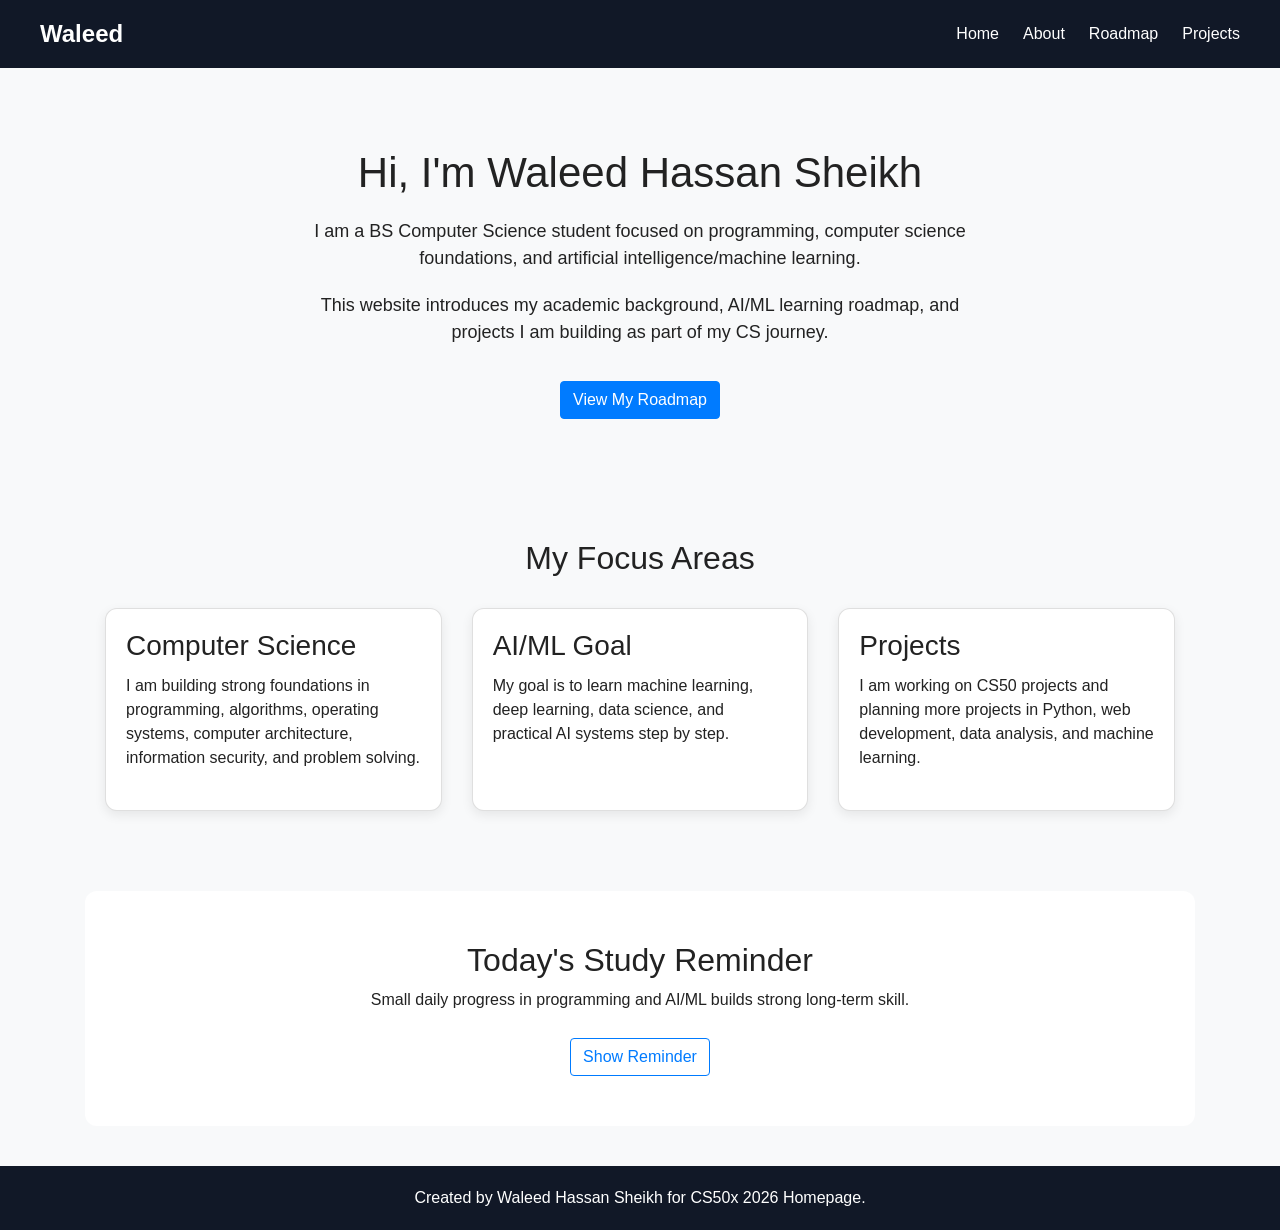
<file: projects/phase-02-computer-science-foundations/cs50x/week-08-html-css-javascript/homepage/index.html>
<!doctype html>

<html lang="en">
  <head>
    <meta charset="UTF-8" />

    <meta name="viewport" content="width=device-width, initial-scale=1.0" />

    <title>Waleed's AI/ML Journey</title>

    <link
      rel="stylesheet"
      href="https://cdn.jsdelivr.net/npm/bootstrap@4.5.3/dist/css/bootstrap.min.css"
      integrity="sha384-TX8t27EcRE3e/ihU7zmQxVncDAy5uIKz4rEkgIXeMed4M0jlfIDPvg6uqKI2xXr2"
      crossorigin="anonymous"
    />

    <link rel="stylesheet" href="styles.css" />
  </head>

  <body>
    <nav class="navbar">
      <div class="logo">Waleed</div>

      <ul class="nav-links">
        <li><a href="index.html">Home</a></li>

        <li><a href="about.html">About</a></li>

        <li><a href="roadmap.html">Roadmap</a></li>

        <li><a href="projects.html">Projects</a></li>
      </ul>
    </nav>

    <main class="container">
      <section class="hero">
        <h1>Hi, I'm Waleed Hassan Sheikh</h1>

        <p>
          I am a BS Computer Science student focused on programming, computer
          science foundations, and artificial intelligence/machine learning.
        </p>

        <p>
          This website introduces my academic background, AI/ML learning
          roadmap, and projects I am building as part of my CS journey.
        </p>

        <a class="btn btn-primary" href="roadmap.html">View My Roadmap</a>
      </section>

      <section class="overview-cards">
        <h2>My Focus Areas</h2>

        <div class="row">
          <div class="col-md-4">
            <div class="card">
              <div class="card-body">
                <h3 class="card-title">Computer Science</h3>

                <p class="card-text">
                  I am building strong foundations in programming, algorithms,
                  operating systems, computer architecture, information
                  security, and problem solving.
                </p>
              </div>
            </div>
          </div>

          <div class="col-md-4">
            <div class="card">
              <div class="card-body">
                <h3 class="card-title">AI/ML Goal</h3>

                <p class="card-text">
                  My goal is to learn machine learning, deep learning, data
                  science, and practical AI systems step by step.
                </p>
              </div>
            </div>
          </div>

          <div class="col-md-4">
            <div class="card">
              <div class="card-body">
                <h3 class="card-title">Projects</h3>

                <p class="card-text">
                  I am working on CS50 projects and planning more projects in
                  Python, web development, data analysis, and machine learning.
                </p>
              </div>
            </div>
          </div>
        </div>
      </section>

      <section class="motivation">
        <h2>Today's Study Reminder</h2>

        <p id="reminder-text">
          Small daily progress in programming and AI/ML builds strong long-term
          skill.
        </p>

        <button class="btn btn-outline-primary" id="reminder-button">
          Show Reminder
        </button>
      </section>
    </main>

    <footer>
      <p>Created by Waleed Hassan Sheikh for CS50x 2026 Homepage.</p>
    </footer>

    <script src="script.js"></script>
  </body>
</html>
</file>
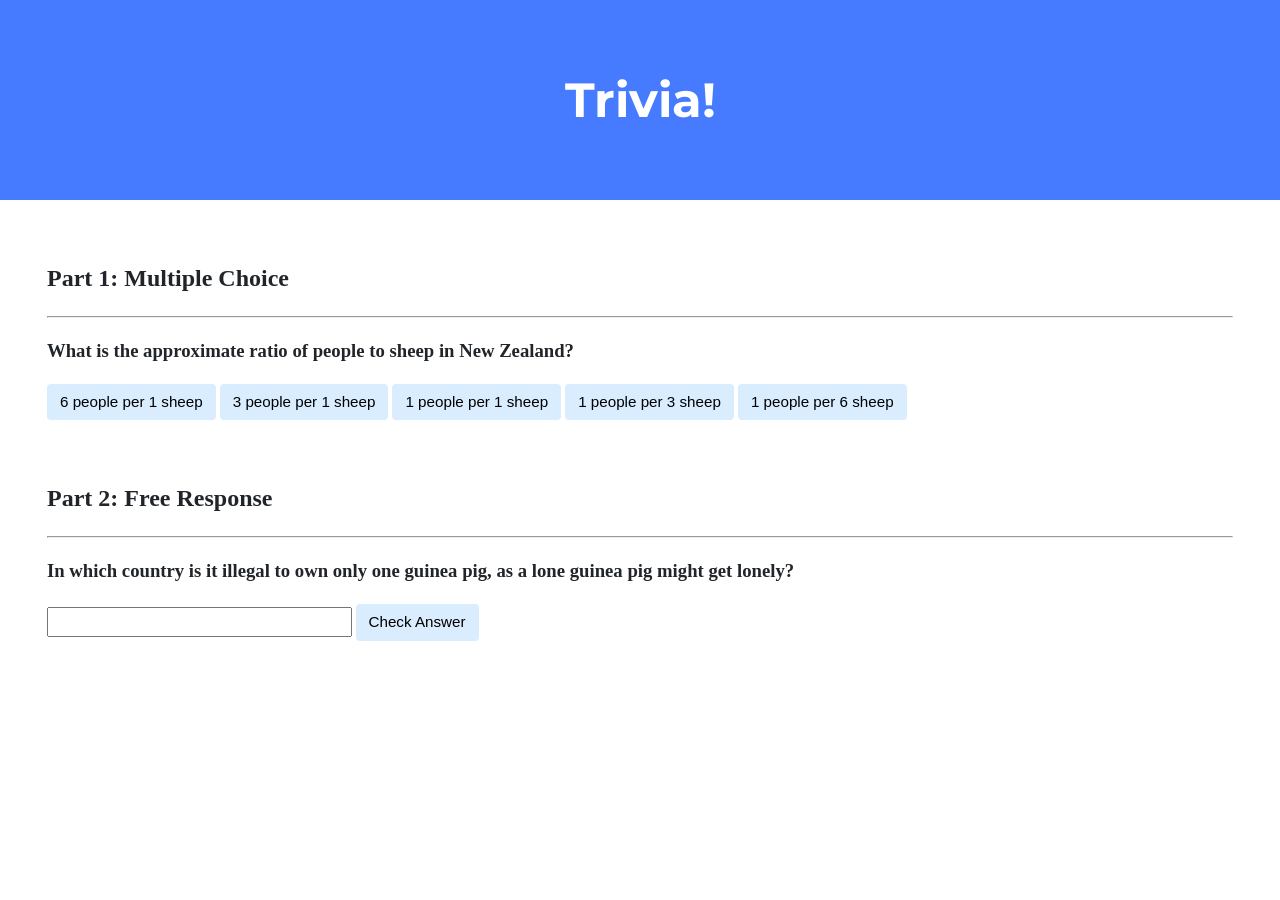
<file: projects/phase-02-computer-science-foundations/cs50x/week-08-html-css-javascript/trivia/index.html>
<!doctype html>

<html lang="en">
  <head>
    <link
      href="https://fonts.googleapis.com/css2?family=Montserrat:wght@500&display=swap"
      rel="stylesheet"
    />
    <link href="styles.css" rel="stylesheet" />
    <title>Trivia!</title>
    <script>
      document.addEventListener("DOMContentLoaded", function () {
        let corrects = document.querySelectorAll(".correct");

        for (let i = 0; i < corrects.length; i++) {
          corrects[i].addEventListener("click", function () {
            corrects[i].style.backgroundColor = "Green";
            corrects[i].parentElement.querySelector(".feedback").innerHTML =
              "Correct!";
          });
        }

        let incorrects = document.querySelectorAll(".incorrect");

        for (let i = 0; i < incorrects.length; i++) {
          incorrects[i].addEventListener("click", function () {
            incorrects[i].style.backgroundColor = "Red";
            incorrects[i].parentElement.querySelector(".feedback").innerHTML =
              "Incorrect";
          });
        }

        document.querySelector("#check").addEventListener("click", function () {
          let input = document.querySelector("input");

          if (input.value === "Switzerland") {
            input.style.backgroundColor = "green";
            input.parentElement.querySelector(".feedback").innerHTML =
              "Correct!";
          } else {
            input.style.backgroundColor = "red";
            input.parentElement.querySelector(".feedback").innerHTML =
              "Incorrect";
          }
        });
      });
    </script>
  </head>
  <body>
    <div class="header">
      <h1>Trivia!</h1>
    </div>

    <div class="container">
      <div class="section">
        <h2>Part 1: Multiple Choice</h2>
        <hr />
        <h3>
          What is the approximate ratio of people to sheep in New Zealand?
        </h3>
        <button class="incorrect">6 people per 1 sheep</button>
        <button class="incorrect">3 people per 1 sheep</button>
        <button class="incorrect">1 people per 1 sheep</button>
        <button class="incorrect">1 people per 3 sheep</button>
        <button class="correct">1 people per 6 sheep</button>
        <p class="feedback"></p>
      </div>

      <div class="section">
        <h2>Part 2: Free Response</h2>
        <hr />
        <h3>
          In which country is it illegal to own only one guinea pig, as a lone
          guinea pig might get lonely?
        </h3>
        <input type="text" />
        <button id="check">Check Answer</button>
        <p class="feedback"></p>
      </div>
    </div>
  </body>
</html>
</file>
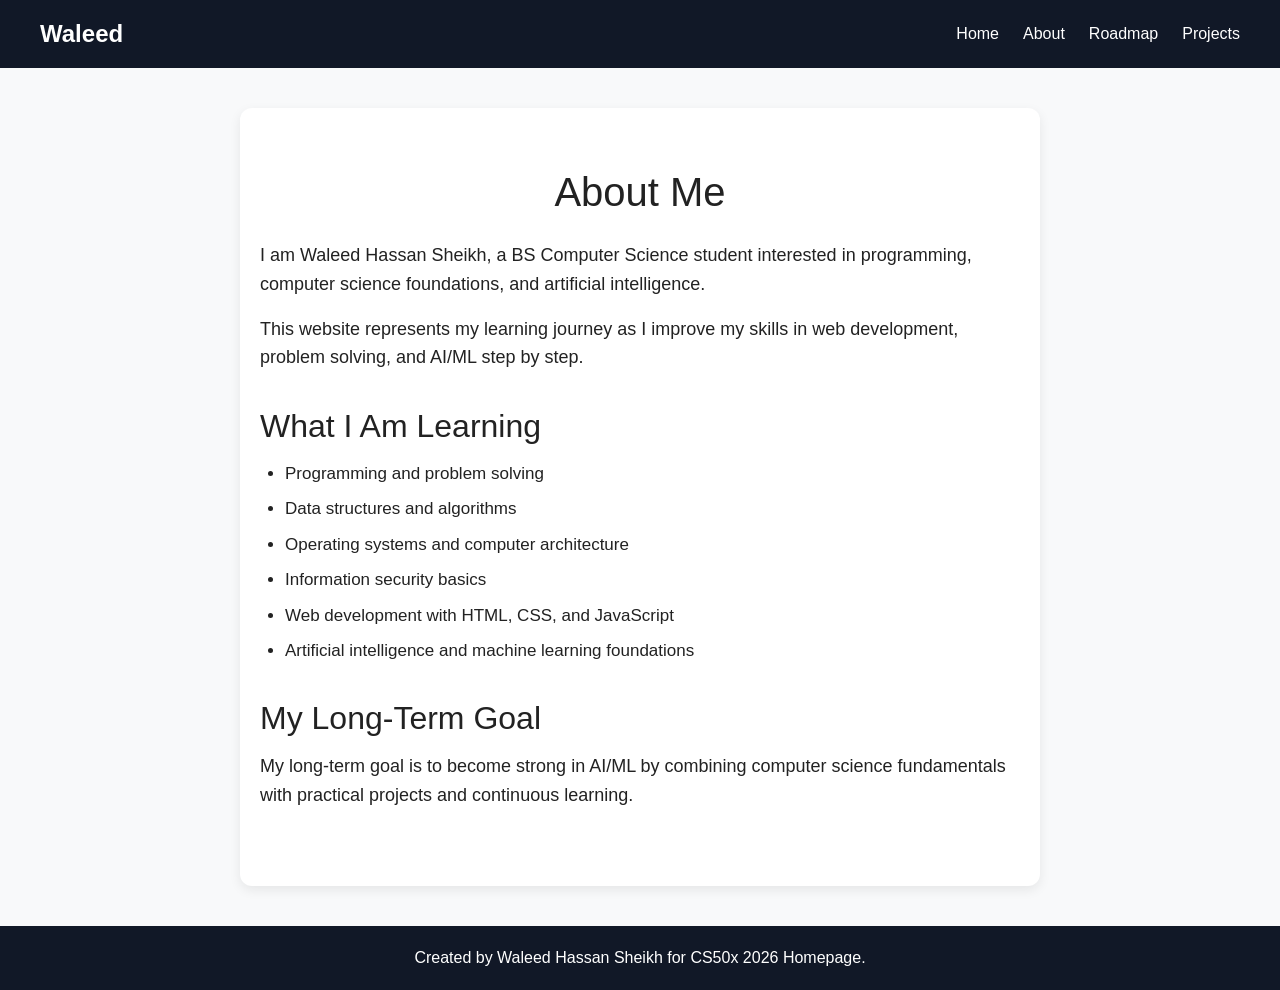
<file: projects/phase-02-computer-science-foundations/cs50x/week-08-html-css-javascript/homepage/about.html>
<!doctype html>

<html lang="en">
  <head>
    <meta charset="UTF-8" />

    <meta name="viewport" content="width=device-width, initial-scale=1.0" />

    <title>About - Waleed's AI/ML Journey</title>

    <link
      rel="stylesheet"
      href="https://cdn.jsdelivr.net/npm/bootstrap@4.5.3/dist/css/bootstrap.min.css"
      integrity="sha384-TX8t27EcRE3e/ihU7zmQxVncDAy5uIKz4rEkgIXeMed4M0jlfIDPvg6uqKI2xXr2"
      crossorigin="anonymous"
    />

    <link rel="stylesheet" href="styles.css" />
  </head>

  <body>
    <nav class="navbar">
      <div class="logo">Waleed</div>

      <ul class="nav-links">
        <li><a href="index.html">Home</a></li>

        <li><a href="about.html">About</a></li>

        <li><a href="roadmap.html">Roadmap</a></li>

        <li><a href="projects.html">Projects</a></li>
      </ul>
    </nav>

    <main class="container">
      <section class="about-section">
        <h1>About Me</h1>

        <p>
          I am Waleed Hassan Sheikh, a BS Computer Science student interested in
          programming, computer science foundations, and artificial
          intelligence.
        </p>

        <p>
          This website represents my learning journey as I improve my skills in
          web development, problem solving, and AI/ML step by step.
        </p>

        <h2>What I Am Learning</h2>

        <ul>
          <li>Programming and problem solving</li>

          <li>Data structures and algorithms</li>

          <li>Operating systems and computer architecture</li>

          <li>Information security basics</li>

          <li>Web development with HTML, CSS, and JavaScript</li>

          <li>Artificial intelligence and machine learning foundations</li>
        </ul>

        <h2>My Long-Term Goal</h2>

        <p>
          My long-term goal is to become strong in AI/ML by combining computer
          science fundamentals with practical projects and continuous learning.
        </p>
      </section>
    </main>

    <footer>
      <p>Created by Waleed Hassan Sheikh for CS50x 2026 Homepage.</p>
    </footer>
  </body>
</html>
</file>
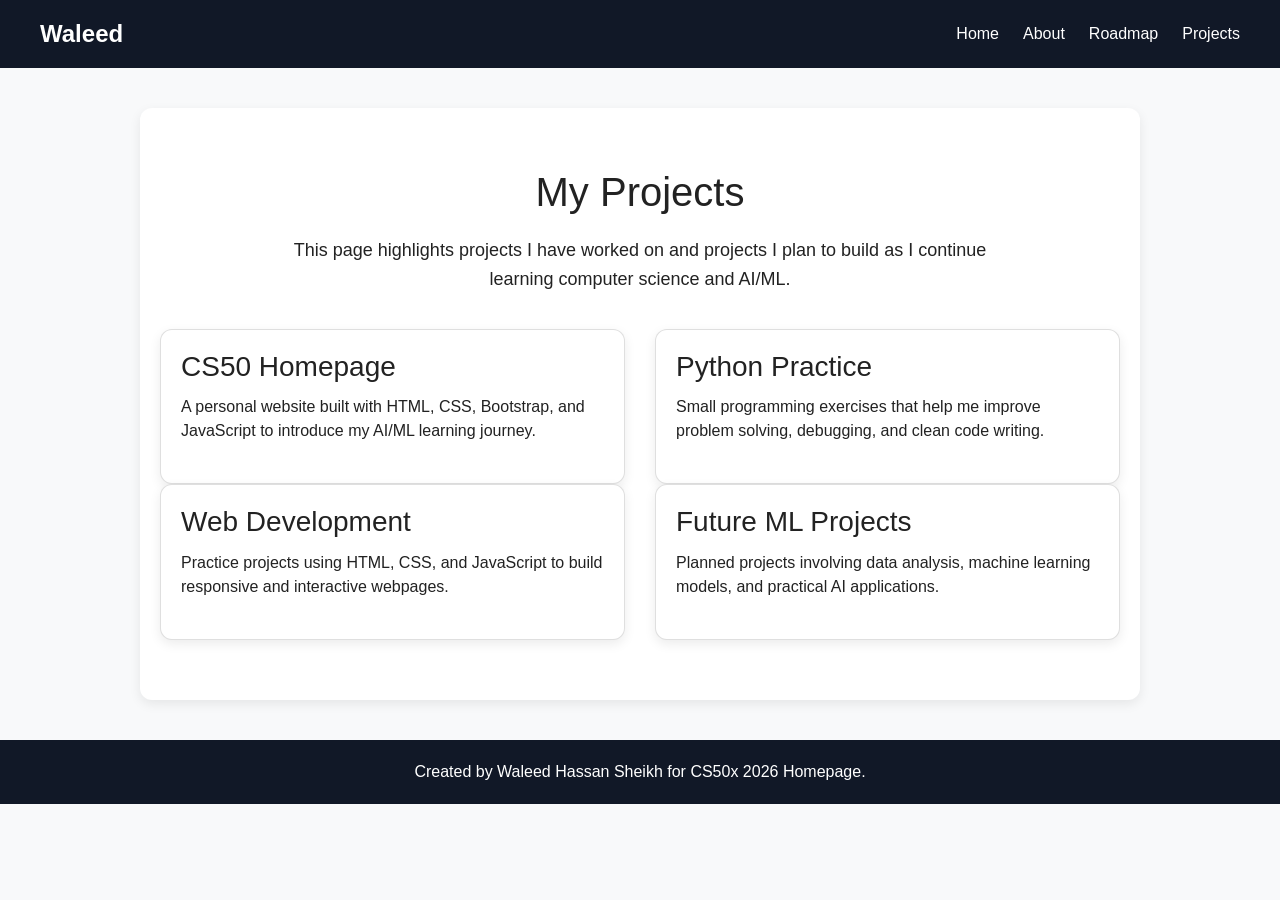
<file: projects/phase-02-computer-science-foundations/cs50x/week-08-html-css-javascript/homepage/projects.html>
<!doctype html>

<html lang="en">
  <head>
    <meta charset="UTF-8" />

    <meta name="viewport" content="width=device-width, initial-scale=1.0" />

    <title>Projects - Waleed's AI/ML Journey</title>

    <link
      rel="stylesheet"
      href="https://cdn.jsdelivr.net/npm/bootstrap@4.5.3/dist/css/bootstrap.min.css"
      integrity="sha384-TX8t27EcRE3e/ihU7zmQxVncDAy5uIKz4rEkgIXeMed4M0jlfIDPvg6uqKI2xXr2"
      crossorigin="anonymous"
    />

    <link rel="stylesheet" href="styles.css" />
  </head>

  <body>
    <nav class="navbar">
      <div class="logo">Waleed</div>

      <ul class="nav-links">
        <li><a href="index.html">Home</a></li>

        <li><a href="about.html">About</a></li>

        <li><a href="roadmap.html">Roadmap</a></li>

        <li><a href="projects.html">Projects</a></li>
      </ul>
    </nav>

    <main class="container">
      <section class="projects-section">
        <h1>My Projects</h1>

        <p>
          This page highlights projects I have worked on and projects I plan to
          build as I continue learning computer science and AI/ML.
        </p>

        <div class="row">
          <div class="col-md-6">
            <div class="card">
              <div class="card-body">
                <h3 class="card-title">CS50 Homepage</h3>

                <p class="card-text">
                  A personal website built with HTML, CSS, Bootstrap, and
                  JavaScript to introduce my AI/ML learning journey.
                </p>
              </div>
            </div>
          </div>

          <div class="col-md-6">
            <div class="card">
              <div class="card-body">
                <h3 class="card-title">Python Practice</h3>

                <p class="card-text">
                  Small programming exercises that help me improve problem
                  solving, debugging, and clean code writing.
                </p>
              </div>
            </div>
          </div>

          <div class="col-md-6">
            <div class="card">
              <div class="card-body">
                <h3 class="card-title">Web Development</h3>

                <p class="card-text">
                  Practice projects using HTML, CSS, and JavaScript to build
                  responsive and interactive webpages.
                </p>
              </div>
            </div>
          </div>

          <div class="col-md-6">
            <div class="card">
              <div class="card-body">
                <h3 class="card-title">Future ML Projects</h3>

                <p class="card-text">
                  Planned projects involving data analysis, machine learning
                  models, and practical AI applications.
                </p>
              </div>
            </div>
          </div>
        </div>
      </section>
    </main>

    <footer>
      <p>Created by Waleed Hassan Sheikh for CS50x 2026 Homepage.</p>
    </footer>
  </body>
</html>
</file>
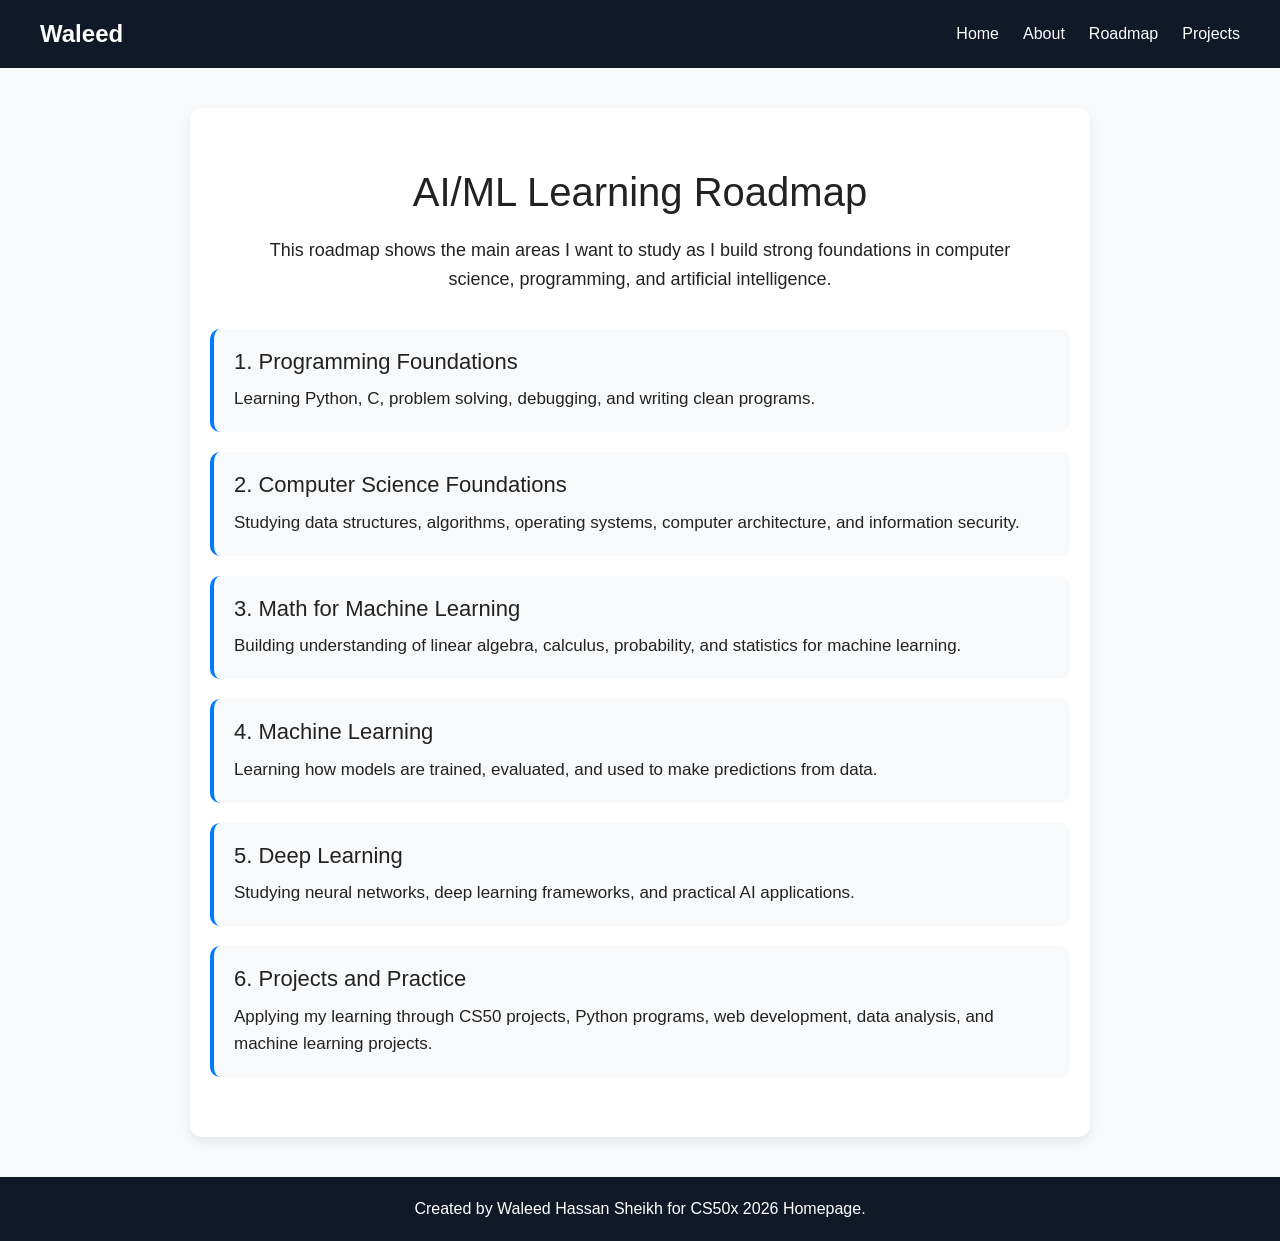
<file: projects/phase-02-computer-science-foundations/cs50x/week-08-html-css-javascript/homepage/roadmap.html>
<!doctype html>

<html lang="en">
  <head>
    <meta charset="UTF-8" />

    <meta name="viewport" content="width=device-width, initial-scale=1.0" />

    <title>Roadmap - Waleed's AI/ML Journey</title>

    <link
      rel="stylesheet"
      href="https://cdn.jsdelivr.net/npm/bootstrap@4.5.3/dist/css/bootstrap.min.css"
      integrity="sha384-TX8t27EcRE3e/ihU7zmQxVncDAy5uIKz4rEkgIXeMed4M0jlfIDPvg6uqKI2xXr2"
      crossorigin="anonymous"
    />

    <link rel="stylesheet" href="styles.css" />
  </head>

  <body>
    <nav class="navbar">
      <div class="logo">Waleed</div>

      <ul class="nav-links">
        <li><a href="index.html">Home</a></li>

        <li><a href="about.html">About</a></li>

        <li><a href="roadmap.html">Roadmap</a></li>

        <li><a href="projects.html">Projects</a></li>
      </ul>
    </nav>

    <main class="container">
      <section class="roadmap-section">
        <h1>AI/ML Learning Roadmap</h1>

        <p>
          This roadmap shows the main areas I want to study as I build strong
          foundations in computer science, programming, and artificial
          intelligence.
        </p>

        <div class="roadmap-list">
          <div class="roadmap-item">
            <h2>1. Programming Foundations</h2>

            <p>
              Learning Python, C, problem solving, debugging, and writing clean
              programs.
            </p>
          </div>

          <div class="roadmap-item">
            <h2>2. Computer Science Foundations</h2>

            <p>
              Studying data structures, algorithms, operating systems, computer
              architecture, and information security.
            </p>
          </div>

          <div class="roadmap-item">
            <h2>3. Math for Machine Learning</h2>

            <p>
              Building understanding of linear algebra, calculus, probability,
              and statistics for machine learning.
            </p>
          </div>

          <div class="roadmap-item">
            <h2>4. Machine Learning</h2>

            <p>
              Learning how models are trained, evaluated, and used to make
              predictions from data.
            </p>
          </div>

          <div class="roadmap-item">
            <h2>5. Deep Learning</h2>

            <p>
              Studying neural networks, deep learning frameworks, and practical
              AI applications.
            </p>
          </div>

          <div class="roadmap-item">
            <h2>6. Projects and Practice</h2>

            <p>
              Applying my learning through CS50 projects, Python programs, web
              development, data analysis, and machine learning projects.
            </p>
          </div>
        </div>
      </section>
    </main>

    <footer>
      <p>Created by Waleed Hassan Sheikh for CS50x 2026 Homepage.</p>
    </footer>
  </body>
</html>
</file>
<file: projects/phase-02-computer-science-foundations/cs50x/week-08-html-css-javascript/homepage/styles.css>
body {
  font-family: Arial, Helvetica, sans-serif;
  margin: 0;
  background-color: #f8f9fa;
  color: #222;
}

.navbar {
  display: flex;
  justify-content: space-between;
  align-items: center;
  padding: 16px 40px;
  background-color: #111827;
}

.logo {
  font-size: 24px;
  font-weight: bold;
  color: white;
}

.nav-links {
  list-style: none;
  display: flex;
  gap: 24px;
  margin: 0;
  padding: 0;
}

.nav-links a {
  color: white;
  text-decoration: none;
  font-weight: 500;
}

.nav-links a:hover {
  text-decoration: underline;
}

.hero {
  text-align: center;
  padding: 80px 20px;
}

.hero h1 {
  font-size: 42px;
  margin-bottom: 20px;
}

.hero p {
  font-size: 18px;
  max-width: 700px;
  margin: 20px auto;
}

.overview-cards {
  padding: 40px 20px;
}

.overview-cards h2 {
  text-align: center;
  margin-bottom: 30px;
}

.card {
  height: 100%;
  border-radius: 12px;
  box-shadow: 0 4px 12px rgba(0, 0, 0, 0.08);
  margin-bottom: 20px;
}

.motivation {
  text-align: center;
  padding: 50px 20px;
  margin: 40px 0;
  background-color: #ffffff;
  border-radius: 12px;
}

footer {
  text-align: center;
  padding: 20px;
  background-color: #111827;
  color: white;
}

footer p {
  margin: 0;
}

.hero .btn {
  margin-top: 15px;
}

.motivation .btn {
  margin-top: 10px;
}

.about-section {
  padding: 60px 20px;
  max-width: 800px;
  margin: 40px auto;
  background-color: #ffffff;
  border-radius: 12px;
  box-shadow: 0 4px 12px rgba(0, 0, 0, 0.08);
}

.about-section h1 {
  text-align: center;
  margin-bottom: 25px;
}

.about-section h2 {
  margin-top: 35px;
  margin-bottom: 15px;
}

.about-section p {
  font-size: 18px;
  line-height: 1.6;
}

.about-section ul {
  padding-left: 25px;
}

.about-section li {
  margin-bottom: 10px;
  font-size: 17px;
}

.roadmap-section {
  padding: 60px 20px;
  max-width: 900px;
  margin: 40px auto;
  background-color: #ffffff;
  border-radius: 12px;
  box-shadow: 0 4px 12px rgba(0, 0, 0, 0.08);
}

.roadmap-section h1 {
  text-align: center;
  margin-bottom: 20px;
}

.roadmap-section > p {
  text-align: center;
  font-size: 18px;
  line-height: 1.6;
  max-width: 750px;
  margin: 0 auto 35px auto;
}

.roadmap-list {
  display: flex;
  flex-direction: column;
  gap: 20px;
}

.roadmap-item {
  padding: 20px;
  background-color: #f8f9fa;
  border-radius: 10px;
  border-left: 4px solid #007bff;
}

.roadmap-item h2 {
  font-size: 22px;
  margin-bottom: 10px;
}

.roadmap-item p {
  font-size: 17px;
  line-height: 1.6;
  margin: 0;
}

.projects-section {
  padding: 60px 20px;
  max-width: 1000px;
  margin: 40px auto;
  background-color: #ffffff;
  border-radius: 12px;
  box-shadow: 0 4px 12px rgba(0, 0, 0, 0.08);
}

.projects-section h1 {
  text-align: center;
  margin-bottom: 20px;
}

.projects-section > p {
  text-align: center;
  font-size: 18px;
  line-height: 1.6;
  max-width: 750px;
  margin: 0 auto 35px auto;
}
</file>
<file: projects/phase-02-computer-science-foundations/cs50x/week-08-html-css-javascript/trivia/styles.css>
body {
    background-color: #fff;
    color: #212529;
    font-size: 1rem;
    font-weight: 400;
    line-height: 1.5;
    margin: 0;
    text-align: left;
}

.container {
    margin-left: auto;
    margin-right: auto;
    padding-left: 15px;
    padding-right: 15px;
}

.header {
    background-color: #477bff;
    color: #fff;
    margin-bottom: 2rem;
    padding: 2rem 1rem;
    text-align: center;
}

.section {
    padding: 0.5rem 2rem 1rem 2rem;
}

.section:hover {
    background-color: #f5f5f5;
    transition: color 2s ease-in-out, background-color 0.15s ease-in-out;
}

h1 {
    font-family: 'Montserrat', sans-serif;
    font-size: 48px;
}

button, input[type="submit"] {
    background-color: #d9edff;
    border: 1px solid transparent;
    border-radius: 0.25rem;
    font-size: 0.95rem;
    font-weight: 400;
    line-height: 1.5;
    padding: 0.375rem 0.75rem;
    text-align: center;
    transition: color 0.15s ease-in-out, background-color 0.15s ease-in-out, border-color 0.15s ease-in-out, box-shadow 0.15s ease-in-out;
    vertical-align: middle;
}


input[type="text"] {
    line-height: 1.8;
    width: 25%;
}

input[type="text"]:hover {
    background-color: #f5f5f5;
    transition: color 2s ease-in-out, background-color 0.15s ease-in-out;
}
</file>
